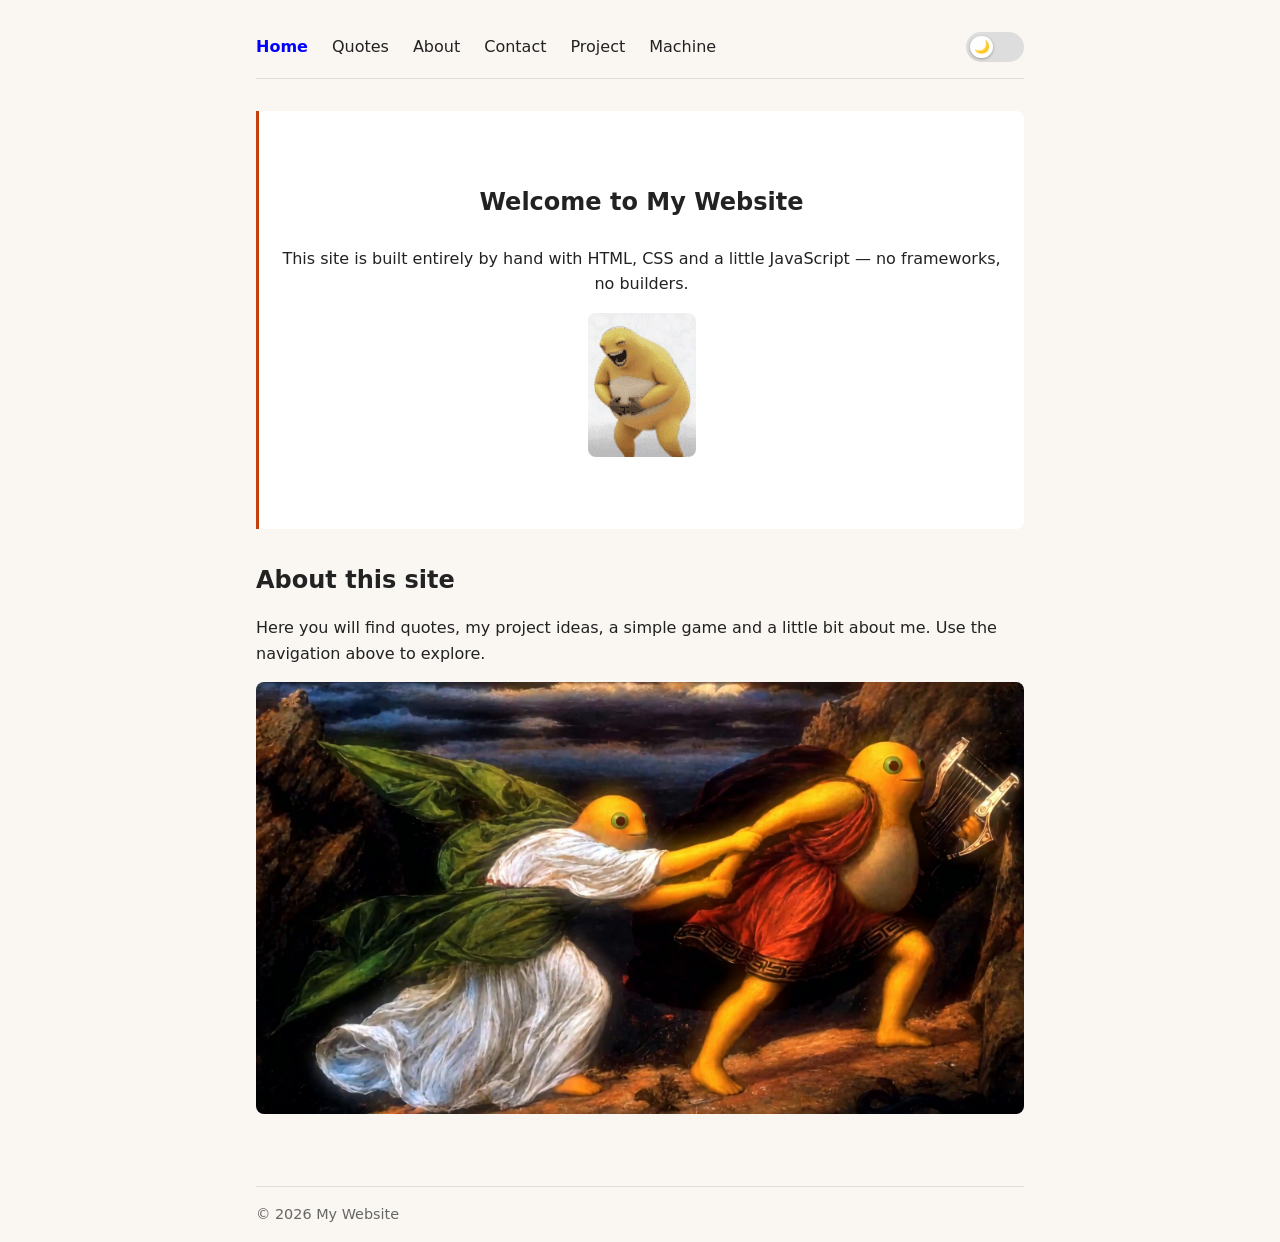
<file: index.html>
<!DOCTYPE html>
<html lang="en">
<head>
<link rel="icon" href="images/favicon-32.png" sizes="32x32">
    <meta charset="UTF-8">
    <meta name="viewport" content="width=device-width, initial-scale=1.0">
    <title>Home | My Website</title>
    <link rel="stylesheet" href="css/style.css">
    <meta name="theme-color" content="#faf7f2">
    <script>
      // 必须内联在 head 末尾、且不加 defer：
      // 在任何像素绘制前就决定主题，才能彻底避免暗色用户看到白屏闪烁
            (function () {
        // 读取失败（Safari 无痕模式会抛异常）时按「没有存储」处理，
        // 而不是直接落到日间，这样仍能跟随系统主题，也不会漏设 theme-color
        var saved = null;
        try {
          saved = localStorage.getItem('theme');
        } catch (e) { /* 忽略：当作没有存储 */ }

        var prefersDark = false;
        try {
          prefersDark = window.matchMedia('(prefers-color-scheme: dark)').matches;
        } catch (e) { /* 老浏览器不支持 matchMedia */ }

        var theme = saved ? saved : (prefersDark ? 'dark' : 'light');
        if (theme !== 'dark' && theme !== 'light') theme = 'light';

        document.documentElement.dataset.theme = theme;

        var meta = document.querySelector('meta[name="theme-color"]');
        if (meta) meta.setAttribute('content', theme === 'dark' ? '#14161a' : '#faf7f2');
      })();
    </script></head>
<body>
    <header id="site-header"></header>

    <!-- Hero 横幅区域 -->
    <section class="hero">
        <h1>Welcome to My Website</h1>
        <p>This site is built entirely by hand with HTML, CSS and a little JavaScript — no frameworks, no builders.</p>
        <img src="images/035-奶龙抽象表情包.gif" alt="nailong meme"
             data-sound="laugh" tabindex="0" role="button"
             aria-label="点击播放奶蛙爆笑声" title="点击播放声音">
    </section>

    <main>
        <h2>About this site</h2>
        <p>Here you will find quotes, my project ideas, a simple game and a little bit about me. Use the navigation above to explore.</p>
        <img src="images/奶蛙-迎着阳光盛大逃亡.jpg" alt="奶蛙版古典名画：迎着阳光盛大逃亡">
    </main>

    <footer>
        <p>&copy; 2026 My Website</p>
    </footer>
<script src="nav.js"></script>
<script src="audio.js"></script>
</body>
</html>
</file>
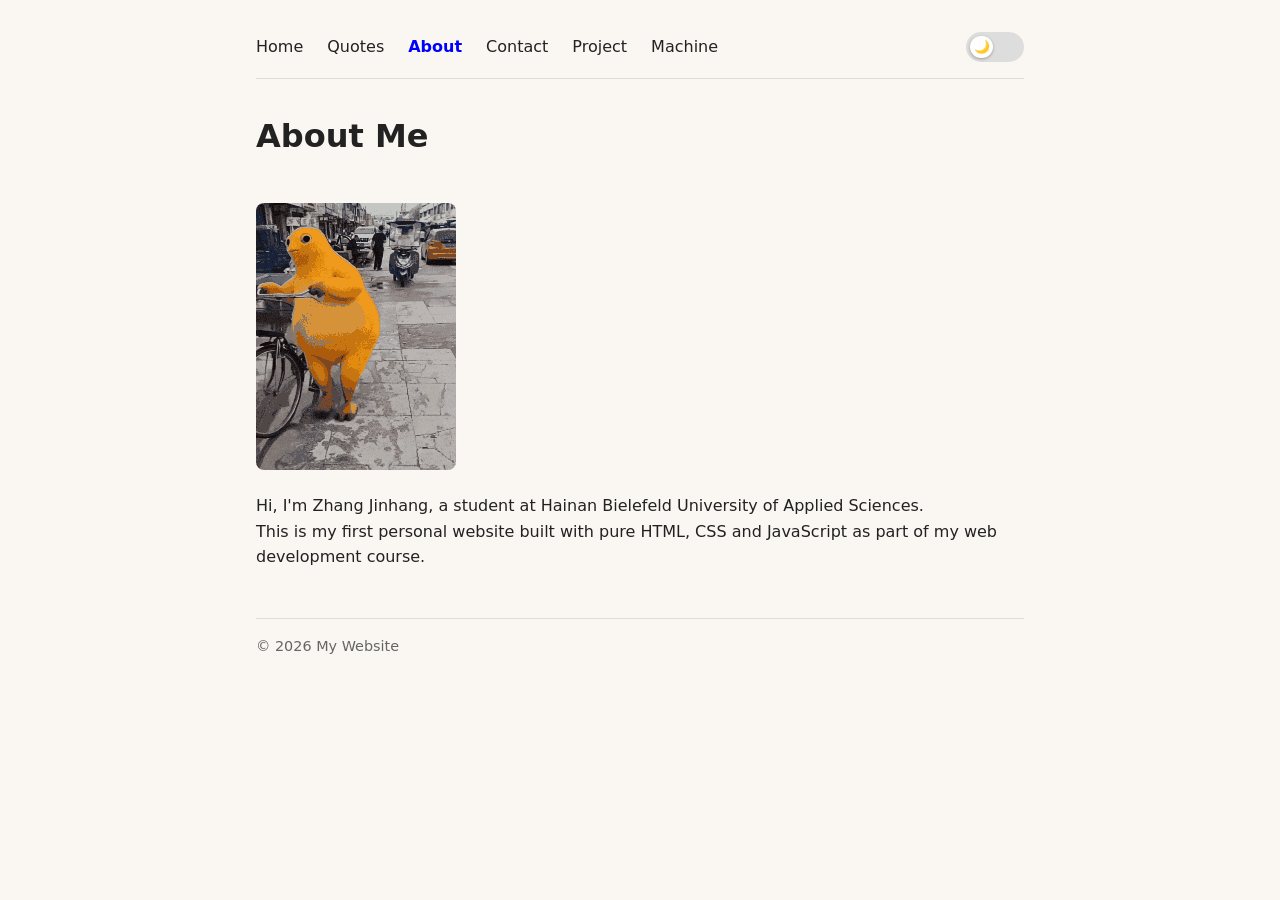
<file: about.html>
<!DOCTYPE html>
<html lang="en">
<head>
<link rel="icon" href="images/favicon-32.png" sizes="32x32">
    <meta charset="UTF-8">
    <meta name="viewport" content="width=device-width, initial-scale=1.0">
    <title>About | My Website</title>
    <link rel="stylesheet" href="css/style.css">
    <meta name="theme-color" content="#faf7f2">
    <script>
      // 必须内联在 head 末尾、且不加 defer：
      // 在任何像素绘制前就决定主题，才能彻底避免暗色用户看到白屏闪烁
            (function () {
        // 读取失败（Safari 无痕模式会抛异常）时按「没有存储」处理，
        // 而不是直接落到日间，这样仍能跟随系统主题，也不会漏设 theme-color
        var saved = null;
        try {
          saved = localStorage.getItem('theme');
        } catch (e) { /* 忽略：当作没有存储 */ }

        var prefersDark = false;
        try {
          prefersDark = window.matchMedia('(prefers-color-scheme: dark)').matches;
        } catch (e) { /* 老浏览器不支持 matchMedia */ }

        var theme = saved ? saved : (prefersDark ? 'dark' : 'light');
        if (theme !== 'dark' && theme !== 'light') theme = 'light';

        document.documentElement.dataset.theme = theme;

        var meta = document.querySelector('meta[name="theme-color"]');
        if (meta) meta.setAttribute('content', theme === 'dark' ? '#14161a' : '#faf7f2');
      })();
    </script></head>
<body>
    <header id="site-header"></header>

    <header>
        <h1>About Me</h1>
    </header>
    <main>
        <img src="images/nailong.gif" alt="Nai Long">
        <p>Hi, I'm Zhang Jinhang, a student at Hainan Bielefeld University of Applied Sciences.</p>
        <p>This is my first personal website built with pure HTML, CSS and JavaScript as part of my web development course.</p>
    </main>
    <footer>
        <p>&copy; 2026 My Website</p>
    </footer>

    <script src="nav.js"></script>
</body>
</html>
</file>
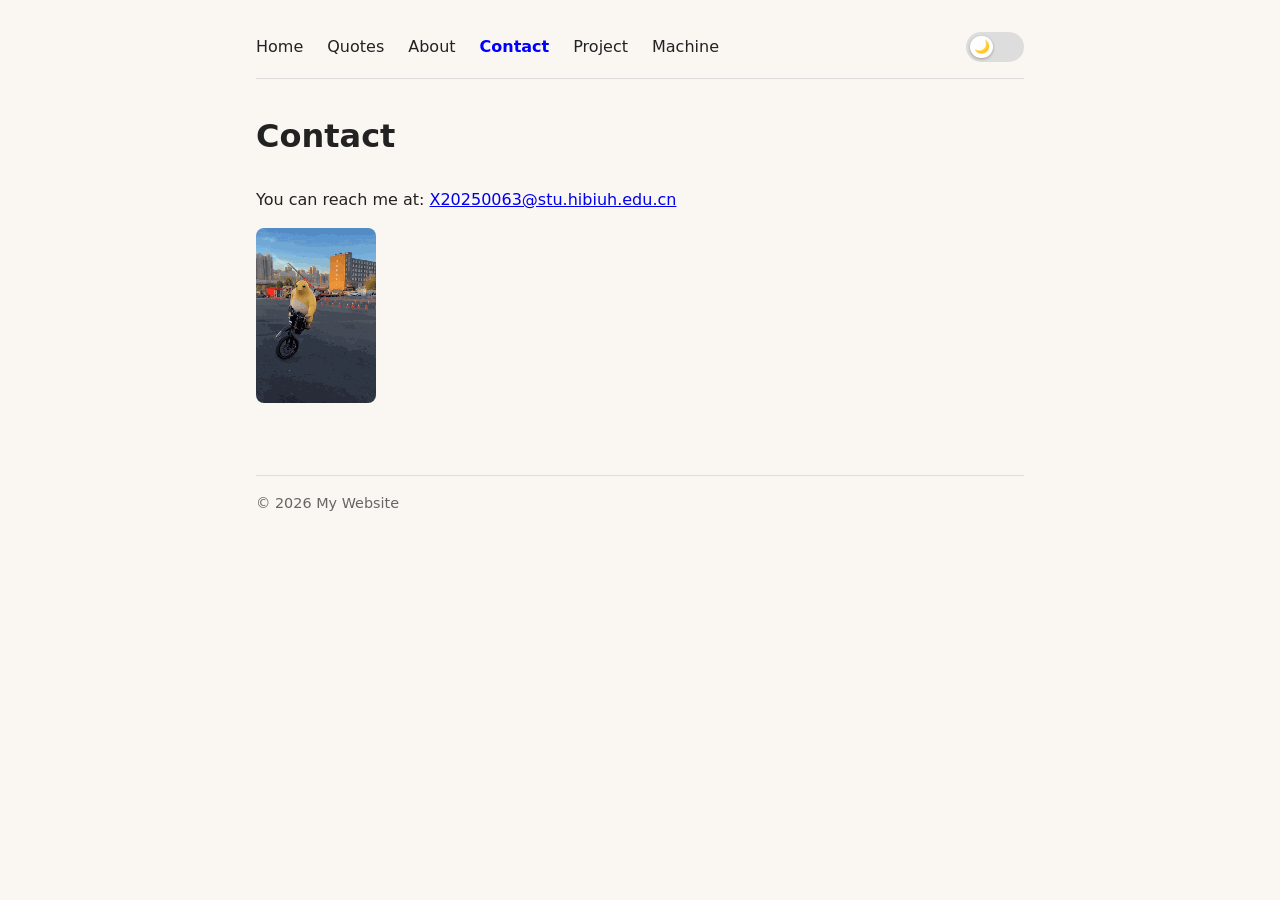
<file: contact.html>
<!DOCTYPE html>
<html lang="en">
<head>
<link rel="icon" href="images/favicon-32.png" sizes="32x32">
    <meta charset="UTF-8">
    <meta name="viewport" content="width=device-width, initial-scale=1.0">
    <title>Contact | My Website</title>
    <link rel="stylesheet" href="css/style.css">
    <meta name="theme-color" content="#faf7f2">
    <script>
      // 必须内联在 head 末尾、且不加 defer：
      // 在任何像素绘制前就决定主题，才能彻底避免暗色用户看到白屏闪烁
            (function () {
        // 读取失败（Safari 无痕模式会抛异常）时按「没有存储」处理，
        // 而不是直接落到日间，这样仍能跟随系统主题，也不会漏设 theme-color
        var saved = null;
        try {
          saved = localStorage.getItem('theme');
        } catch (e) { /* 忽略：当作没有存储 */ }

        var prefersDark = false;
        try {
          prefersDark = window.matchMedia('(prefers-color-scheme: dark)').matches;
        } catch (e) { /* 老浏览器不支持 matchMedia */ }

        var theme = saved ? saved : (prefersDark ? 'dark' : 'light');
        if (theme !== 'dark' && theme !== 'light') theme = 'light';

        document.documentElement.dataset.theme = theme;

        var meta = document.querySelector('meta[name="theme-color"]');
        if (meta) meta.setAttribute('content', theme === 'dark' ? '#14161a' : '#faf7f2');
      })();
    </script></head>
<body>
   <header id="site-header"></header>

    <header>
        <h1>Contact</h1>
    </header>

    <main>
        <p>You can reach me at: <a href="mailto:X20250063@stu.hibiuh.edu.cn">X20250063@stu.hibiuh.edu.cn</a></p>
        <img src="images/120-奶龙抽象表情包.gif" alt="Nai Long">
    </main>

    <footer>
        <p>&copy; 2026 My Website</p>
    </footer>
    <script src="nav.js"></script>
</body>
</html>
</file>
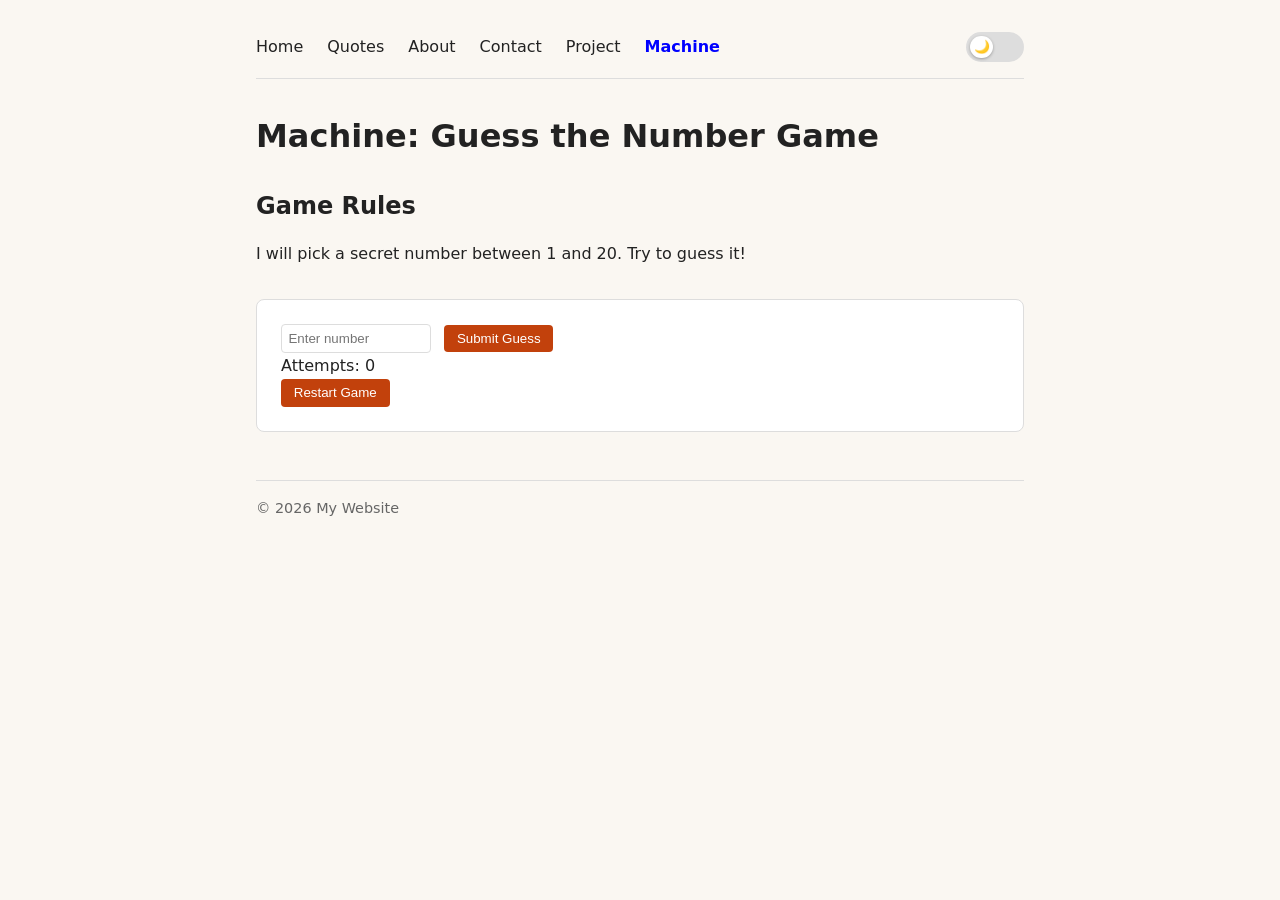
<file: machine.html>
<!DOCTYPE html>
<html lang="en">
<head>
<link rel="icon" href="images/favicon-32.png" sizes="32x32">
    <meta charset="UTF-8">
    <meta name="viewport" content="width=device-width, initial-scale=1.0">
    <title>Machine | My Website</title>
    <link rel="stylesheet" href="css/style.css">
    <meta name="theme-color" content="#faf7f2">
    <script>
      // 必须内联在 head 末尾、且不加 defer：
      // 在任何像素绘制前就决定主题，才能彻底避免暗色用户看到白屏闪烁
            (function () {
        // 读取失败（Safari 无痕模式会抛异常）时按「没有存储」处理，
        // 而不是直接落到日间，这样仍能跟随系统主题，也不会漏设 theme-color
        var saved = null;
        try {
          saved = localStorage.getItem('theme');
        } catch (e) { /* 忽略：当作没有存储 */ }

        var prefersDark = false;
        try {
          prefersDark = window.matchMedia('(prefers-color-scheme: dark)').matches;
        } catch (e) { /* 老浏览器不支持 matchMedia */ }

        var theme = saved ? saved : (prefersDark ? 'dark' : 'light');
        if (theme !== 'dark' && theme !== 'light') theme = 'light';

        document.documentElement.dataset.theme = theme;

        var meta = document.querySelector('meta[name="theme-color"]');
        if (meta) meta.setAttribute('content', theme === 'dark' ? '#14161a' : '#faf7f2');
      })();
    </script></head>
<body>
    <header id="site-header"></header>

    <header>
        <h1>Machine: Guess the Number Game</h1>
    </header>

    <main>
        <h2>Game Rules</h2>
        <p>I will pick a secret number between 1 and 20. Try to guess it!</p>

        <div class="game-box">
            <input type="number" id="guessInput" min="1" max="20" placeholder="Enter number">
            <button id="guessBtn">Submit Guess</button>
            <p id="message"></p>
            <p>Attempts: <span id="tryCount">0</span></p>
            <button id="resetBtn">Restart Game</button>
        </div>
    </main>

    <footer>
        <p>&copy; 2026 My Website</p>
    </footer>

    <script src="nav.js"></script>
    <script>
        // 游戏变量
        let secretNumber = Math.floor(Math.random() * 20) + 1;
        let attempts = 0;

        const input = document.getElementById('guessInput');
        const guessBtn = document.getElementById('guessBtn');
        const resetBtn = document.getElementById('resetBtn');
        const msg = document.getElementById('message');
        const tryText = document.getElementById('tryCount');

        // 用 CSS 变量设置提示颜色：切换夜间模式时会自动跟着变色，
        // 而写死的 "red" / "green" 在暗色下会发暗、看不清
        function setMsg(text, kind) {
            msg.textContent = text;
            msg.style.color = kind ? 'var(--' + kind + ')' : '';
        }

        guessBtn.addEventListener('click', function(){
            const userGuess = Number(input.value);
            if(!userGuess || userGuess <1 || userGuess>20){
                setMsg("Please enter a number between 1 and 20!", "danger");
                return;
            }
            attempts++;
            tryText.textContent = attempts;

            if(userGuess > secretNumber){
                setMsg("Too high! Try smaller.", "accent");
            }else if(userGuess < secretNumber){
                setMsg("Too low! Try bigger.", "accent");
            }else{
                setMsg("🎉 Correct! You win!", "success");
            }
        });

        resetBtn.addEventListener('click', function(){
            secretNumber = Math.floor(Math.random() * 20) + 1;
            attempts = 0;
            tryText.textContent = 0;
            msg.textContent = "";
            input.value = "";
        });
    </script>
</body>
</html>
</file>
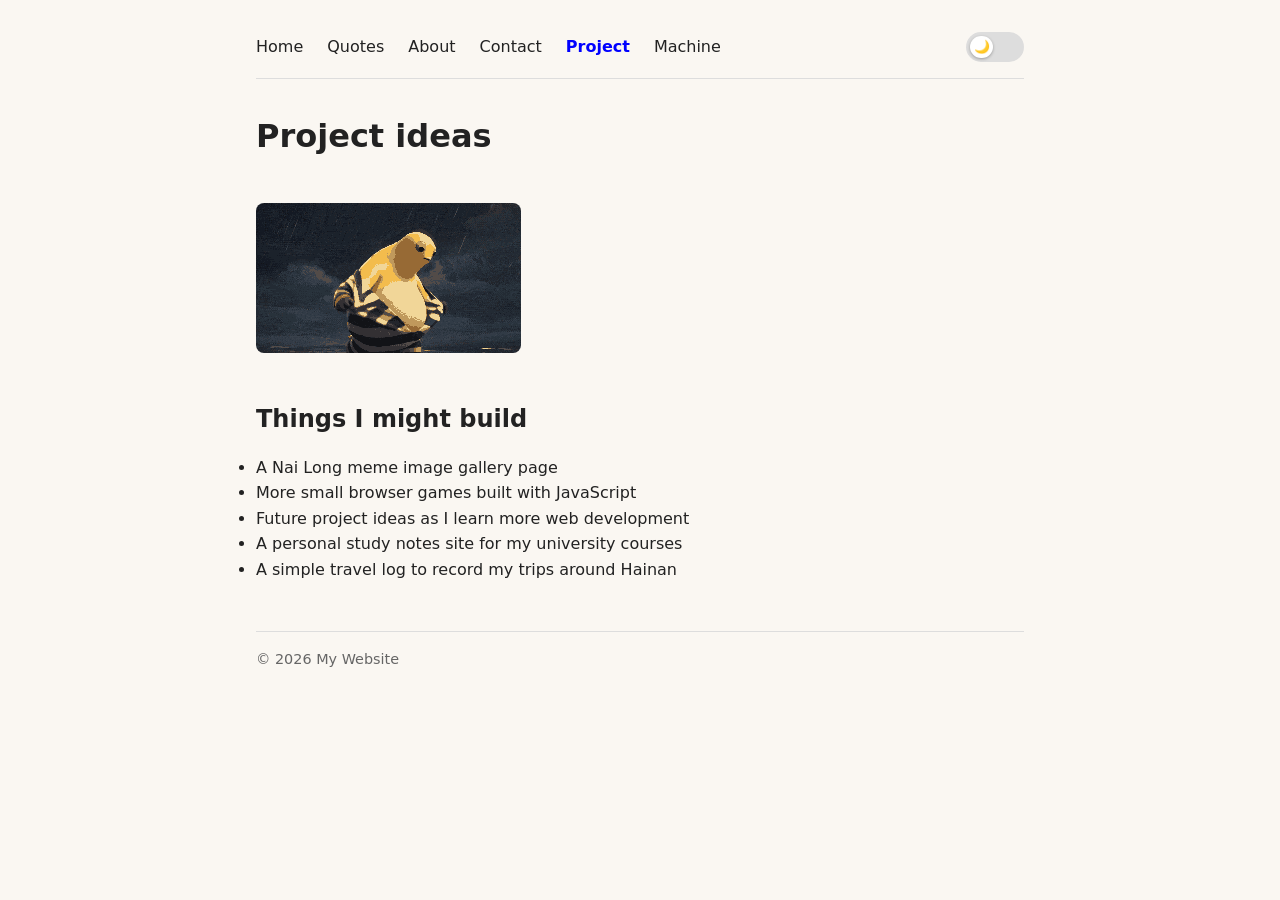
<file: project.html>
<!DOCTYPE html>
<html lang="en">
<head>
<link rel="icon" href="images/favicon-32.png" sizes="32x32">
    <meta charset="UTF-8">
    <meta name="viewport" content="width=device-width, initial-scale=1.0">
    <title>Project | My Website</title>
    <link rel="stylesheet" href="css/style.css">
    <meta name="theme-color" content="#faf7f2">
    <script>
      // 必须内联在 head 末尾、且不加 defer：
      // 在任何像素绘制前就决定主题，才能彻底避免暗色用户看到白屏闪烁
            (function () {
        // 读取失败（Safari 无痕模式会抛异常）时按「没有存储」处理，
        // 而不是直接落到日间，这样仍能跟随系统主题，也不会漏设 theme-color
        var saved = null;
        try {
          saved = localStorage.getItem('theme');
        } catch (e) { /* 忽略：当作没有存储 */ }

        var prefersDark = false;
        try {
          prefersDark = window.matchMedia('(prefers-color-scheme: dark)').matches;
        } catch (e) { /* 老浏览器不支持 matchMedia */ }

        var theme = saved ? saved : (prefersDark ? 'dark' : 'light');
        if (theme !== 'dark' && theme !== 'light') theme = 'light';

        document.documentElement.dataset.theme = theme;

        var meta = document.querySelector('meta[name="theme-color"]');
        if (meta) meta.setAttribute('content', theme === 'dark' ? '#14161a' : '#faf7f2');
      })();
    </script></head>
<body>
    <header id="site-header"></header>
    <header>
        <h1>Project ideas</h1>
    </header>
    <main>
<img src="images/043-奶龙抽象表情包.gif" alt="nailong meme">
  <h2>Things I might build</h2>
  <ul>
    <li>A Nai Long meme image gallery page</li>
    <li>More small browser games built with JavaScript</li>
    <li>Future project ideas as I learn more web development</li>
    <li>A personal study notes site for my university courses</li>
    <li>A simple travel log to record my trips around Hainan</li>
  </ul>
    </main>
    <footer>
        <p>&copy; 2026 My Website</p>
    </footer>
    <script src="nav.js"></script>
</body>
</html>
</file>
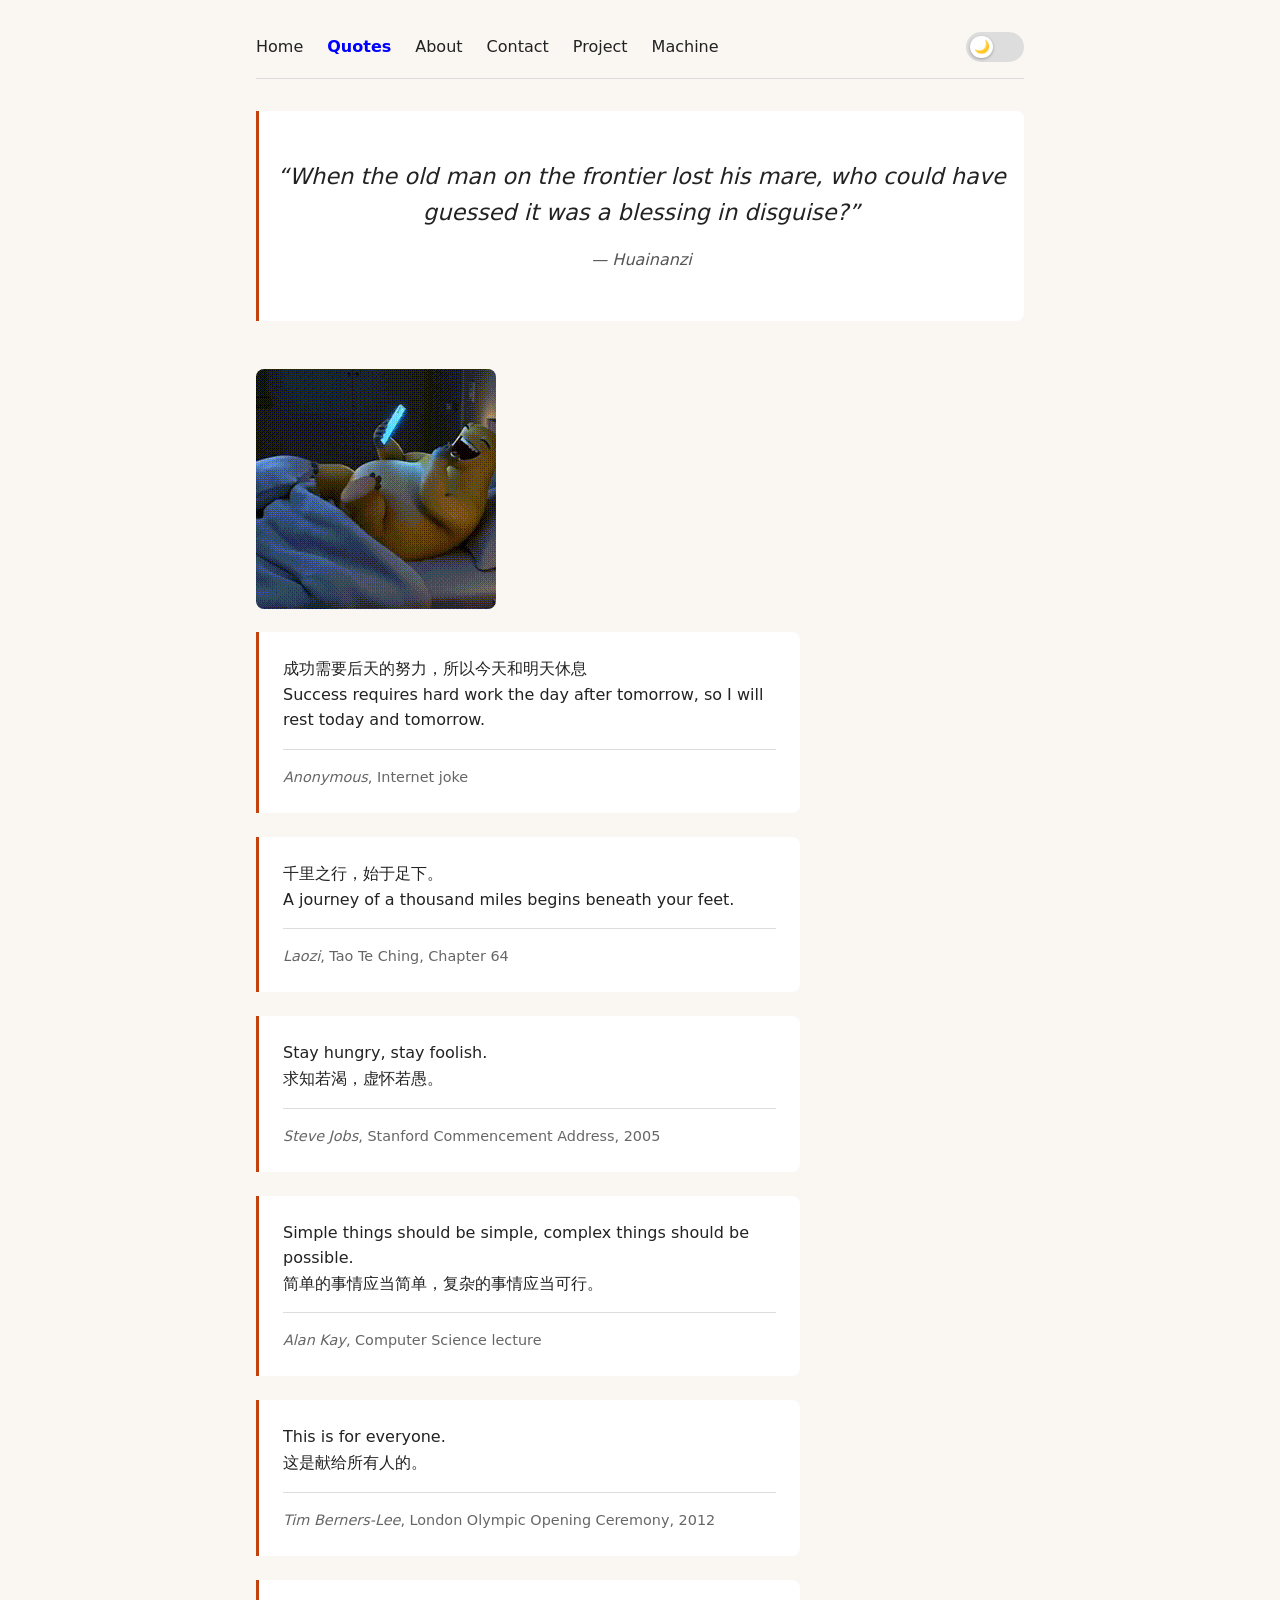
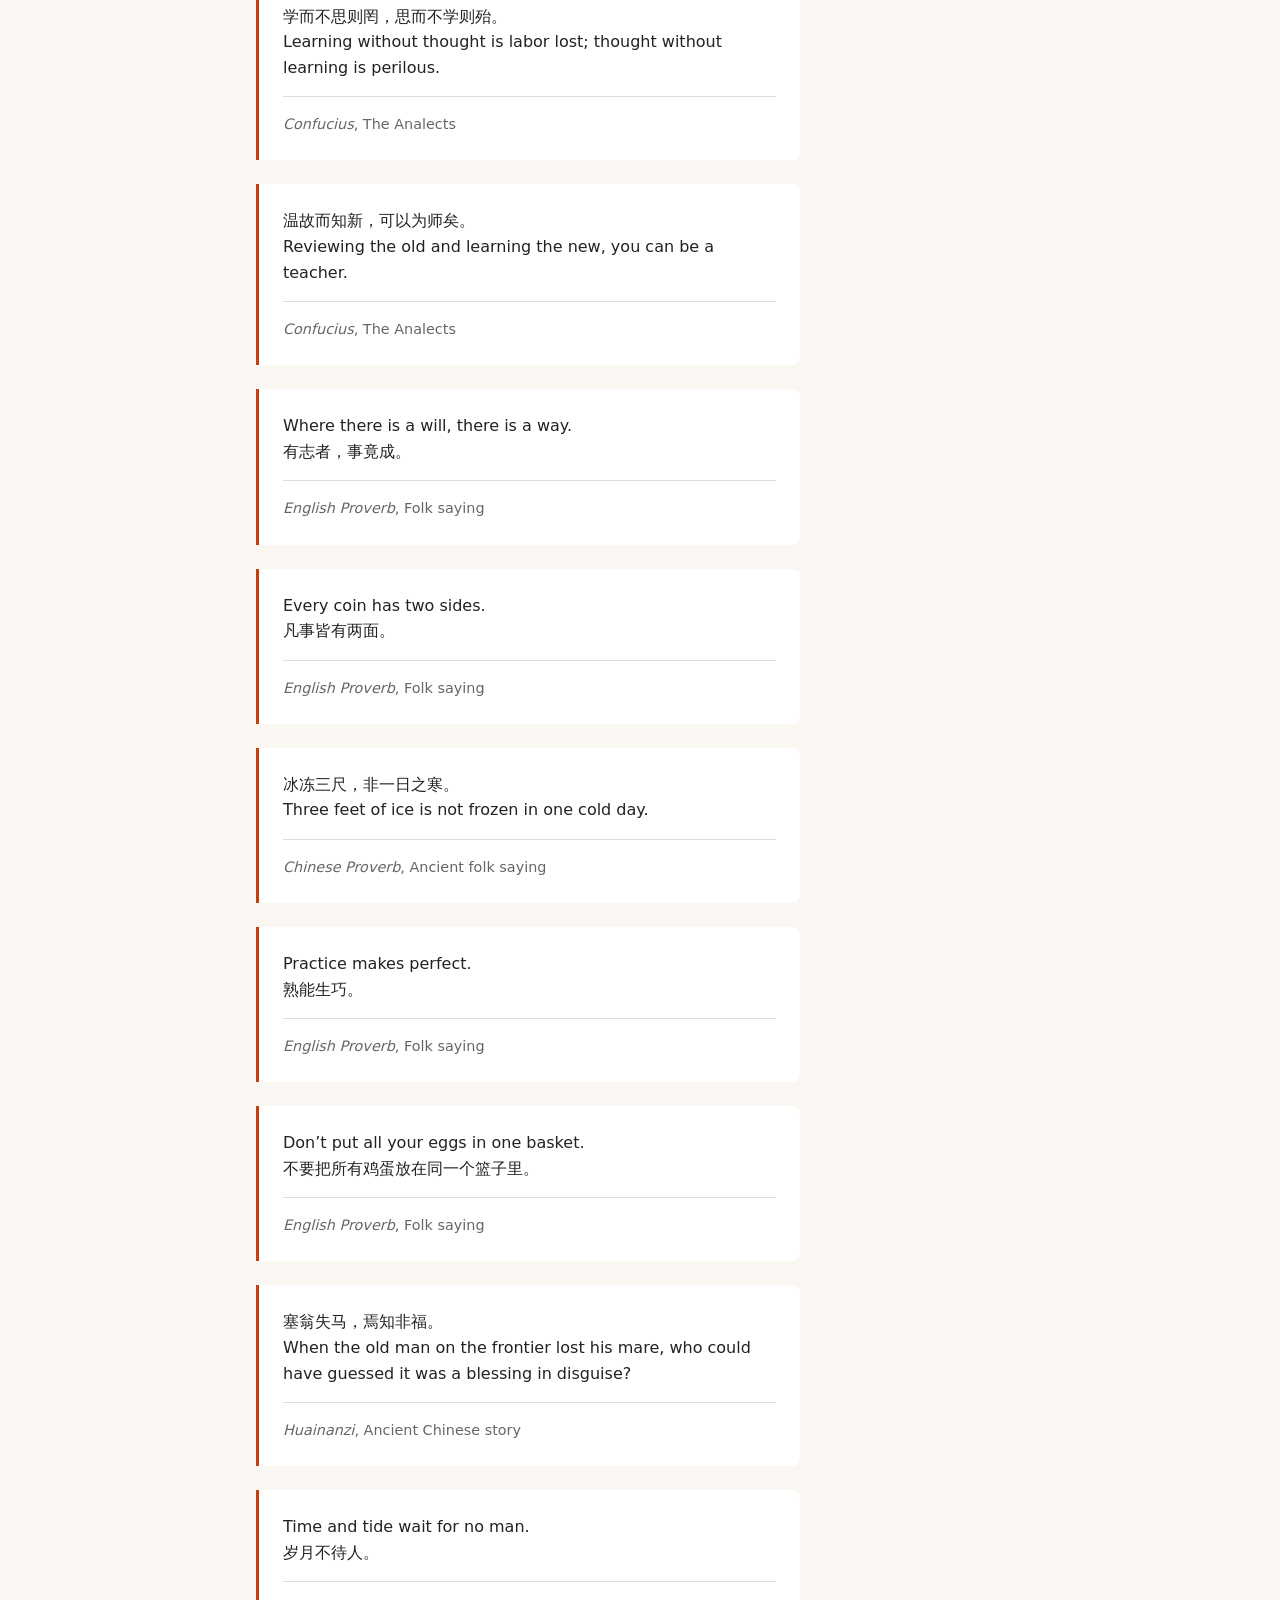
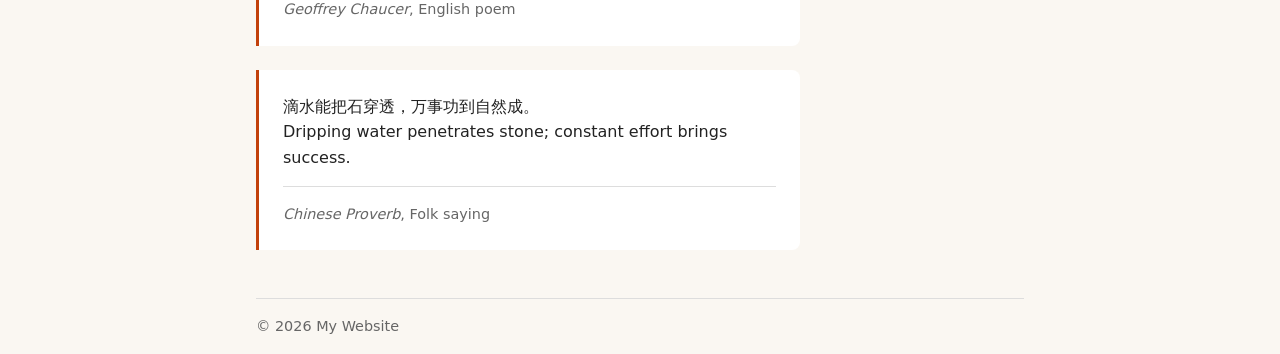
<file: quotes.html>
<!DOCTYPE html>
<html lang="en">
<head>
<link rel="icon" href="images/favicon-32.png" sizes="32x32">
    <meta charset="UTF-8">
    <meta name="viewport" content="width=device-width, initial-scale=1.0">
    <title>Quotes | My Website</title>
    <link rel="stylesheet" href="css/style.css">
    <meta name="theme-color" content="#faf7f2">
    <script>
      // 必须内联在 head 末尾、且不加 defer：
      // 在任何像素绘制前就决定主题，才能彻底避免暗色用户看到白屏闪烁
            (function () {
        // 读取失败（Safari 无痕模式会抛异常）时按「没有存储」处理，
        // 而不是直接落到日间，这样仍能跟随系统主题，也不会漏设 theme-color
        var saved = null;
        try {
          saved = localStorage.getItem('theme');
        } catch (e) { /* 忽略：当作没有存储 */ }

        var prefersDark = false;
        try {
          prefersDark = window.matchMedia('(prefers-color-scheme: dark)').matches;
        } catch (e) { /* 老浏览器不支持 matchMedia */ }

        var theme = saved ? saved : (prefersDark ? 'dark' : 'light');
        if (theme !== 'dark' && theme !== 'light') theme = 'light';

        document.documentElement.dataset.theme = theme;

        var meta = document.querySelector('meta[name="theme-color"]');
        if (meta) meta.setAttribute('content', theme === 'dark' ? '#14161a' : '#faf7f2');
      })();
    </script></head>
<body>
    <header id="site-header"></header>

    <!-- Hero 横幅：随机名言区域 -->
    <section class="hero">
        <q id="random-quote-text"></q>
        <cite id="random-quote-author"></cite>
    </section>

    <main>
<img src="images/056-奶龙抽象表情包.gif" alt="nailong meme"
     data-sound="laugh" tabindex="0" role="button"
     aria-label="点击播放奶蛙爆笑声" title="点击播放声音">
    <!-- 1-->
    <article class="quote">
        <blockquote>
            <p>成功需要后天的努力，所以今天和明天休息</p>
            <p>Success requires hard work the day after tomorrow, so I will rest today and tomorrow.</p> 
        </blockquote>
        <footer>
            <cite>Anonymous</cite>, <span class="source">Internet joke</span>
        </footer>
    </article>
    <!-- 2 -->
    <article class="quote">
        <blockquote>
            <p>千里之行，始于足下。</p>
            <p>A journey of a thousand miles begins beneath your feet.</p>
        </blockquote>
        <footer>
            <cite>Laozi</cite>, <span class="source">Tao Te Ching, Chapter 64</span>
        </footer>
    </article>
    <!-- 3 -->
    <article class="quote">
        <blockquote>
            <p>Stay hungry, stay foolish.</p>
            <p>求知若渴，虚怀若愚。</p>
        </blockquote>
        <footer>
            <cite>Steve Jobs</cite>, <span class="source">Stanford Commencement Address, 2005</span>
        </footer>
    </article>
    <!-- 4 -->
    <article class="quote">
        <blockquote>
            <p>Simple things should be simple, complex things should be possible.</p>
            <p>简单的事情应当简单，复杂的事情应当可行。</p>
        </blockquote>
        <footer>
            <cite>Alan Kay</cite>, <span class="source">Computer Science lecture</span>
        </footer>
    </article>
    <!-- 5 -->
    <article class="quote">
        <blockquote>
            <p>This is for everyone.</p>
            <p>这是献给所有人的。</p>
        </blockquote>
        <footer>
            <cite>Tim Berners-Lee</cite>, <span class="source">London Olympic Opening Ceremony, 2012</span>
        </footer>
    </article>
    <!-- 6 -->
<article class="quote">
    <blockquote>
        <p>学而不思则罔，思而不学则殆。</p>
        <p>Learning without thought is labor lost; thought without learning is perilous.</p>
    </blockquote>
    <footer>
        <cite>Confucius</cite>, <span class="source">The Analects</span>
    </footer>
</article>
<!-- 7 -->
<article class="quote">
    <blockquote>
        <p>温故而知新，可以为师矣。</p>
        <p>Reviewing the old and learning the new, you can be a teacher.</p>
    </blockquote>
    <footer>
        <cite>Confucius</cite>, <span class="source">The Analects</span>
    </footer>
</article>
<!-- 8 -->
<article class="quote">
    <blockquote>
        <p>Where there is a will, there is a way.</p>
        <p>有志者，事竟成。</p>
    </blockquote>
    <footer>
        <cite>English Proverb</cite>, <span class="source">Folk saying</span>
    </footer>
</article>
<!-- 9 -->
<article class="quote">
    <blockquote>
        <p>Every coin has two sides.</p>
        <p>凡事皆有两面。</p>
    </blockquote>
    <footer>
        <cite>English Proverb</cite>, <span class="source">Folk saying</span>
    </footer>
</article>
<!-- 10 -->
<article class="quote">
    <blockquote>
        <p>冰冻三尺，非一日之寒。</p>
        <p>Three feet of ice is not frozen in one cold day.</p>
    </blockquote>
    <footer>
        <cite>Chinese Proverb</cite>, <span class="source">Ancient folk saying</span>
    </footer>
</article>
<!-- 11 -->
<article class="quote">
    <blockquote>
        <p>Practice makes perfect.</p>
        <p>熟能生巧。</p>
    </blockquote>
    <footer>
        <cite>English Proverb</cite>, <span class="source">Folk saying</span>
    </footer>
</article>
<!-- 12 -->
<article class="quote">
    <blockquote>
        <p>Don’t put all your eggs in one basket.</p>
        <p>不要把所有鸡蛋放在同一个篮子里。</p>
    </blockquote>
    <footer>
        <cite>English Proverb</cite>, <span class="source">Folk saying</span>
    </footer>
</article>
<!-- 13 -->
<article class="quote">
    <blockquote>
        <p>塞翁失马，焉知非福。</p>
        <p>When the old man on the frontier lost his mare, who could have guessed it was a blessing in disguise?</p>
    </blockquote>
    <footer>
        <cite>Huainanzi</cite>, <span class="source">Ancient Chinese story</span>
    </footer>
</article>
<!-- 14 -->
<article class="quote">
    <blockquote>
        <p>Time and tide wait for no man.</p>
        <p>岁月不待人。</p>
    </blockquote>
    <footer>
        <cite>Geoffrey Chaucer</cite>, <span class="source">English poem</span>
    </footer>
</article>
<!-- 15 -->
<article class="quote">
    <blockquote>
        <p>滴水能把石穿透，万事功到自然成。</p>
        <p>Dripping water penetrates stone; constant effort brings success.</p>
    </blockquote>
    <footer>
        <cite>Chinese Proverb</cite>, <span class="source">Folk saying</span>
    </footer>
</article>
</main>
<footer>
    <p>&copy; 2026 My Website</p>
</footer>

<script src="nav.js"></script>
<script src="audio.js"></script>
<!-- 随机名言JS代码 -->
<script>
// 名言数组
const quoteList = [
    {text:"Success requires hard work the day after tomorrow, so I will rest today and tomorrow.", author:"Anonymous"},
    {text:"A journey of a thousand miles begins beneath your feet.", author:"Laozi"},
    {text:"Stay hungry, stay foolish.", author:"Steve Jobs"},
    {text:"Simple things should be simple, complex things should be possible.", author:"Alan Kay"},
    {text:"This is for everyone.", author:"Tim Berners-Lee"},
    {text:"Learning without thought is labor lost; thought without learning is perilous.", author:"Confucius"},
    {text:"Reviewing the old and learning the new, you can be a teacher.", author:"Confucius"},
    {text:"Where there is a will, there is a way.", author:"English Proverb"},
    {text:"Every coin has two sides.", author:"English Proverb"},
    {text:"Three feet of ice is not frozen in one cold day.", author:"Chinese Proverb"},
    {text:"Practice makes perfect.", author:"English Proverb"},
    {text:"Don’t put all your eggs in one basket.", author:"English Proverb"},
    {text:"When the old man on the frontier lost his mare, who could have guessed it was a blessing in disguise?", author:"Huainanzi"},
    {text:"Time and tide wait for no man.", author:"Geoffrey Chaucer"},
    {text:"Dripping water penetrates stone; constant effort brings success.", author:"Chinese Proverb"}
];
// 随机挑选
function showRandomQuote(){
    const random = Math.floor(Math.random() * quoteList.length);
    document.getElementById("random-quote-text").textContent = quoteList[random].text;
    document.getElementById("random-quote-author").textContent = "— " + quoteList[random].author;
}
showRandomQuote();
</script>
</body>
</html>
</file>
<file: css/style.css>
/* =========================================================
   主题变量
   ---------------------------------------------------------
   :root                    -> 日间（默认）配色
   html[data-theme="dark"]  -> 夜间配色
   切换主题时只改 <html data-theme="..."> 这一个属性，
   下面的变量会整体换一套值，全站颜色随之改变。
   ========================================================= */
:root {
    --bg:            #faf7f2;   /* 页面底色 */
    --surface:       #ffffff;   /* 卡片 / 导航 / 输入框底色 */
    --text:          #222222;   /* 正文文字 */
    --text-soft:     #555555;   /* 次要文字（引用出处） */
    --text-muted:    #666666;   /* 更弱的文字（页脚） */
    --border:        #dddddd;   /* 分隔线与边框 */
    --accent:        #c2410c;   /* 主题橙色 */
    --accent-strong: #9a3412;   /* 橙色悬停态 */
    --active:        blue;      /* 当前页导航高亮 */
    --danger:        #b91c1c;   /* 错误提示 */
    --success:       #15803d;   /* 成功提示 */

    color-scheme: light;        /* 让原生滚动条 / 表单控件跟着变亮 */
}

html[data-theme="dark"] {
    --bg:            #14161a;   /* 不用纯黑，深灰更耐看、不易眼疲劳 */
    --surface:       #1e2126;
    --text:          #e6e6e6;   /* 不用纯白，降低对比刺激 */
    --text-soft:     #b8bec6;
    --text-muted:    #a0a6ad;
    --border:        #33383f;
    --accent:        #fb923c;   /* 橙色在深底上必须提亮，否则糊成一团 */
    --accent-strong: #fdba74;
    --active:        #60a5fa;
    --danger:        #f87171;
    --success:       #4ade80;

    color-scheme: dark;         /* 暗色下原生滚动条自动变深 */
}

/* 全局基础样式 */
* {
    box-sizing: border-box;
    margin: 0;
    padding: 0;
}

body {
    font-family: system-ui, -apple-system, sans-serif;
    max-width: 50rem;
    margin: 0 auto;
    padding: 1rem;
    line-height: 1.6;
    color: var(--text);
    background: var(--bg);
    transition: background-color .3s ease, color .3s ease;
}

/* 切换主题时不出现生硬跳变的元素
   （过渡只加在这些元素上，不用 * 通配，否则页面加载时会整体淡入）
   前面都带 html[data-ready]：页面刚加载时先不启用过渡，
   等 nav.js 把圆钮摆到正确位置后才启用，
   否则夜间用户会看到圆钮从左侧「飞」到右侧 */
html[data-ready] body,
html[data-ready] nav ul,
html[data-ready] nav a,
html[data-ready] .hero,
html[data-ready] .quote,
html[data-ready] .quote footer,
html[data-ready] .game-box,
html[data-ready] .game-box button,
html[data-ready] .game-box input,
html[data-ready] footer {
    transition: background-color .3s ease,
                border-color .3s ease,
                color .3s ease;
}

/* 圆钮的滑动动画同样在加载完成前关闭 */
html:not([data-ready]) .theme-switch {
    transition: none;
}

/* 导航样式 - 横向排列 */
nav ul {
    display: flex;
    flex-wrap: wrap;            /* 窄屏幕时换行，避免按钮把导航挤乱 */
    align-items: center;
    gap: 1.5rem;
    list-style: none;
    padding: 1rem 0;
    border-bottom: 1px solid var(--border);
    margin-bottom: 2rem;
}

nav a {
    text-decoration: none;
    color: var(--text);
    font-weight: 500;
}

nav a:hover {
    color: var(--accent);
}

/* active导航蓝色高亮 */
nav a.active {
    color: var(--active);
    font-weight: bold;
}

/* 标题间距 */
h1 {
    margin: 1.5rem 0;
}

h2 {
    margin: 1.5rem 0 1rem;
}

/* 图片样式 */
img {
    max-width: 100%;
    height: auto;
    border-radius: 8px;
    margin: 1rem 0;
}

/* 可点击播放声音的图片：给出明确的可点反馈 */
img[data-sound] {
    cursor: pointer;
    transition: transform .15s ease, box-shadow .15s ease;
}
img[data-sound]:hover,
img[data-sound]:focus-visible {
    transform: scale(1.02);
    box-shadow: 0 6px 20px rgba(0, 0, 0, .18);
}
img[data-sound]:active {
    transform: scale(.99);
}

/* quotes hero 随机名言横幅 */
.hero {
    padding: 3rem 1rem;
    text-align: center;
    border-left: 3px solid var(--accent);
    background: var(--surface);
    margin-bottom: 2rem;
    border-radius: 0 8px 8px 0;
}
.hero q {
    font-size: 1.4rem;
    font-style: italic;
}
.hero cite {
    display: block;
    margin-top: 1rem;
    color: var(--text-soft);
}

/* quote卡片样式 */
.quote {
    max-width: 34rem;
    padding: 1.5rem;
    border-left: 3px solid var(--accent);
    background: var(--surface);
    border-radius: 0 8px 8px 0;
    margin-bottom: 1.5rem;
}
.quote footer {
    margin-top: 1rem;
    color: var(--text-muted);
    font-size: 0.9rem;
}

/* machine游戏盒子 */
.game-box {
    margin: 2rem 0;
    padding: 1.5rem;
    border: 1px solid var(--border);
    border-radius: 8px;
    background: var(--surface);
}
.game-box input {
    padding: 0.4rem;
    width: 150px;
    margin-right: 0.5rem;
    border: 1px solid var(--border);
    border-radius: 4px;
    background: var(--surface);
    color: var(--text);
}
.game-box button {
    padding: 0.4rem 0.8rem;
    cursor: pointer;
    background: var(--accent);
    color: #ffffff;             /* 按钮文字始终纯白：两种主题下都是橙底 */
    border: none;
    border-radius: 4px;
}
.game-box button:hover {
    background: var(--accent-strong);
}

/* 页脚 */
footer {
    margin-top: 3rem;
    padding-top: 1rem;
    border-top: 1px solid var(--border);
    color: var(--text-muted);
    font-size: 0.9rem;
}

/* =========================================================
   夜间模式开关
   ========================================================= */
.theme-toggle-item {
    margin-left: auto;          /* 推到导航条最右侧 */
    display: flex;
    align-items: center;
}

/* 轨道：固定尺寸，宽度 = 圆钮(1.4rem) + 两侧留白(0.25rem) */
#theme-toggle {
    position: relative;
    width: 3.6rem;
    height: 1.9rem;
    padding: 0;
    border: none;
    border-radius: 999px;
    background: var(--border);      /* 日间：灰色轨道 */
    cursor: pointer;
    overflow: hidden;
}

/* 圆钮：靠 translateX 滑动。
   位移和图标都来自 nav.js 写在按钮上的两个内联变量，
   这样不必依赖 :has() 选择器，兼容性更好 */
.theme-switch {
    position: absolute;
    top: 0.25rem;
    left: 0.25rem;
    width: 1.4rem;
    height: 1.4rem;
    border-radius: 50%;
    background: var(--surface);
    box-shadow: 0 1px 3px rgba(0, 0, 0, .3);
    transform: translateX(var(--knob-x, 0));
    transition: transform .3s cubic-bezier(.4, 0, .2, 1),
                background-color .3s ease;
}

/* 圆钮里的图标，同样由变量驱动 */
.theme-switch::after {
    content: var(--knob-icon, "🌙");
    position: absolute;
    inset: 0;
    display: grid;
    place-items: center;
    font-size: 0.8rem;
    line-height: 1;
}

/* 夜间：轨道点亮为主题蓝，圆钮滑到右侧并变成 ☀️ */
html[data-theme="dark"] #theme-toggle { background: var(--active); }
html[data-theme="dark"] .theme-switch { background: var(--text); }

/* 悬停与键盘焦点反馈 */
#theme-toggle:hover        { box-shadow: 0 0 0 2px var(--border); }
html[data-theme="dark"] #theme-toggle:hover { box-shadow: 0 0 0 2px var(--surface); }
#theme-toggle:focus-visible { outline: 2px solid var(--accent); outline-offset: 2px; }

/* 键盘用户可见的焦点圈（鼠标点击不显示） */
:focus-visible {
    outline: 2px solid var(--accent);
    outline-offset: 2px;
}

/* 夜间下压一点图片亮度，避免奶龙表情包的白边过于刺眼 */
html[data-theme="dark"] img {
    filter: brightness(.88);
}

/* 尊重系统「减少动态效果」设置 */
@media (prefers-reduced-motion: reduce) {
    * {
        transition: none !important;
        animation: none !important;
    }
}
</file>
